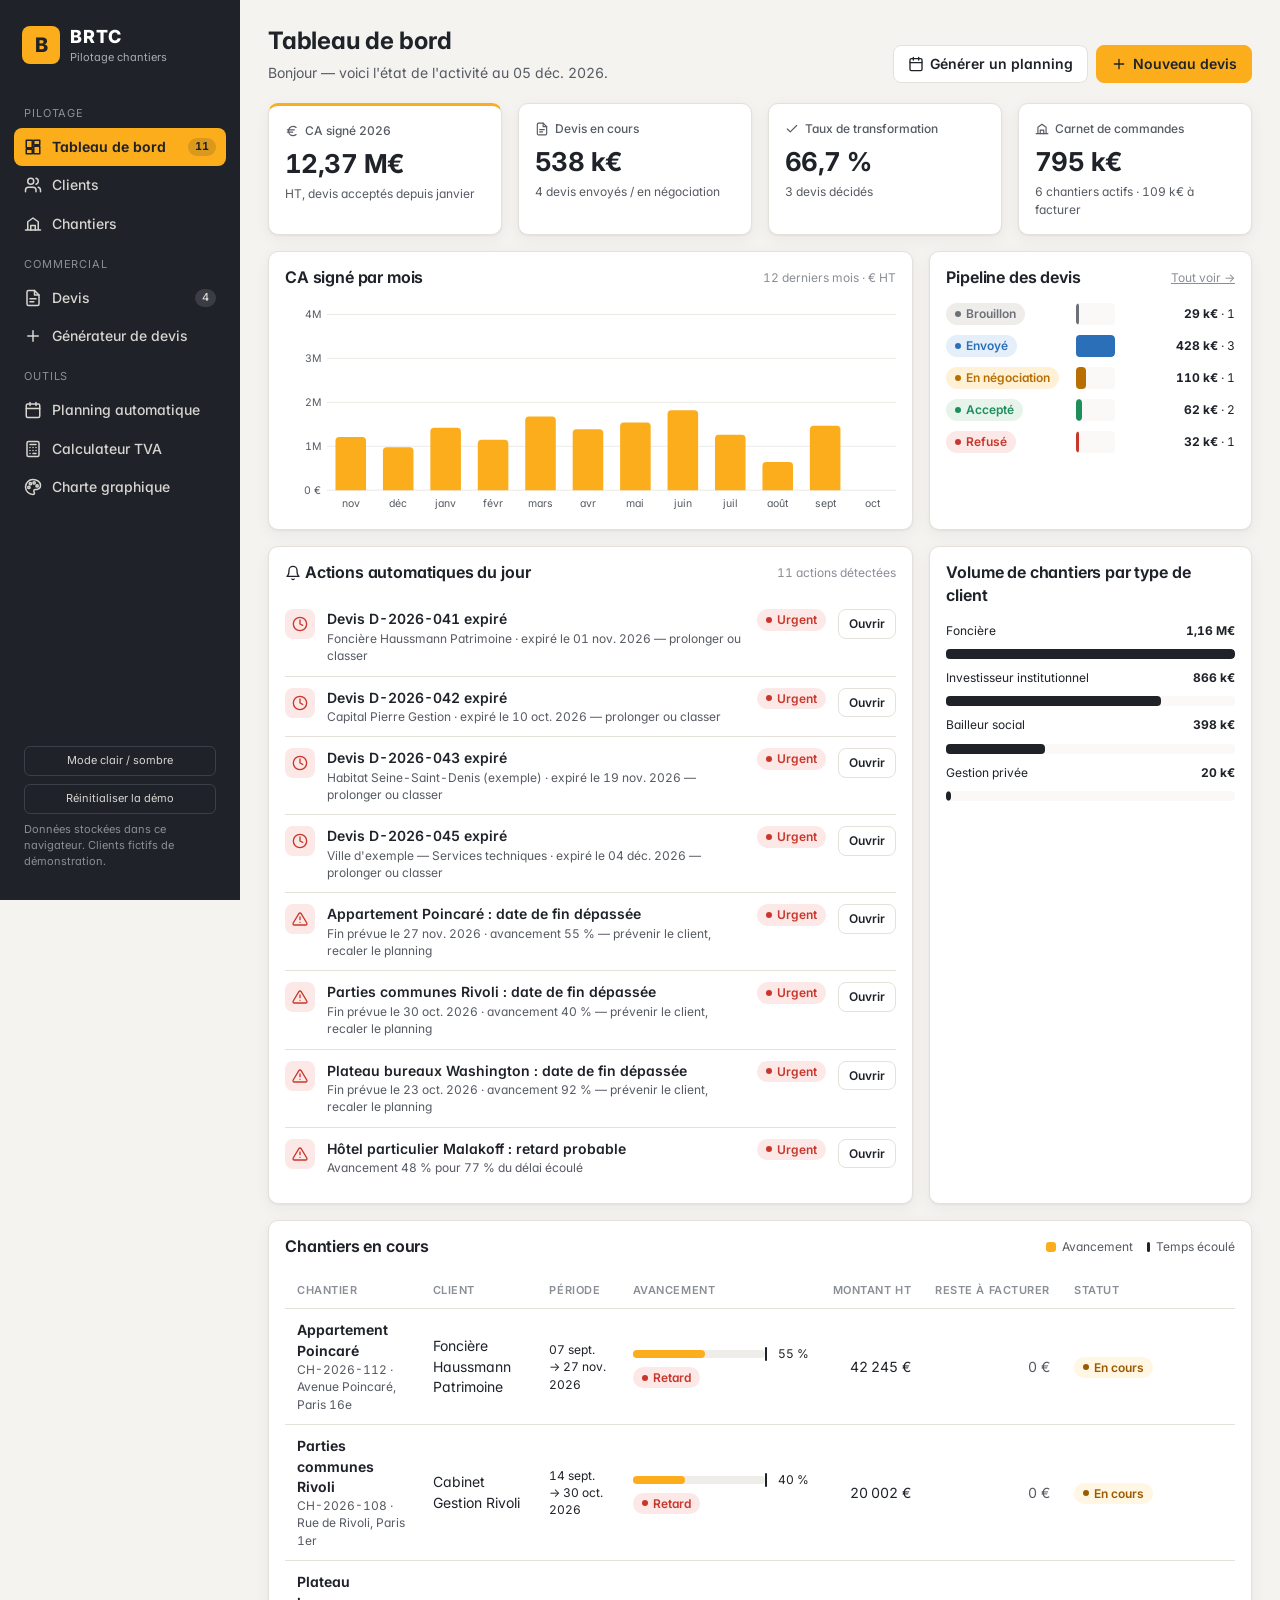
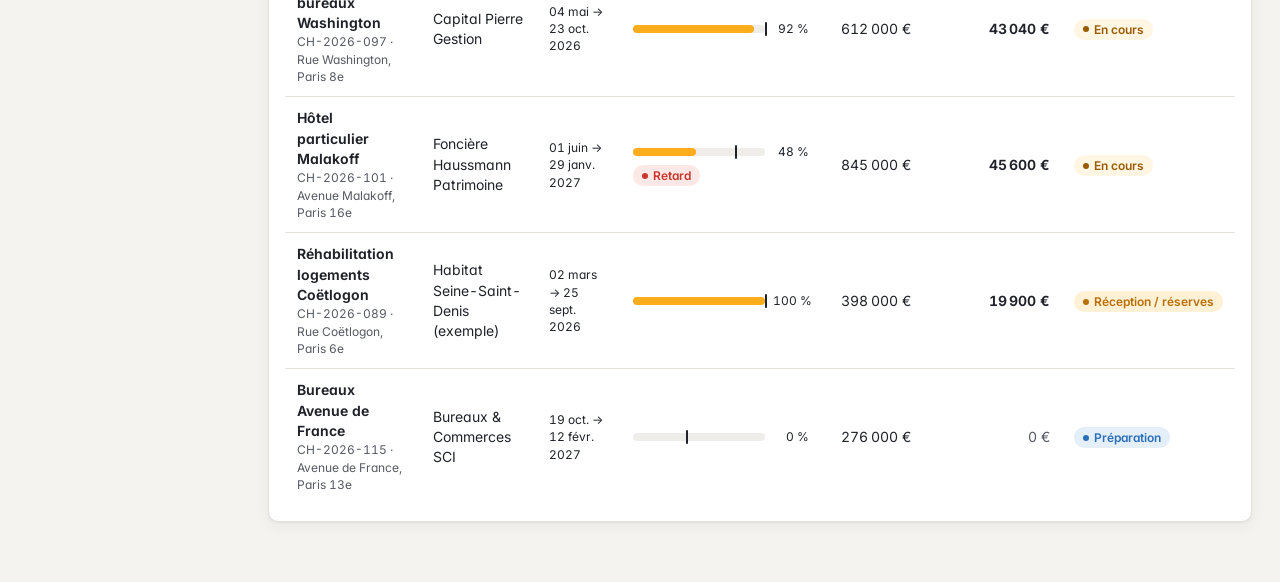
<file: dashboard/index.html>
<!doctype html>
<html lang="fr">
<head>
  <meta charset="utf-8">
  <meta name="viewport" content="width=device-width, initial-scale=1">
  <title>BRTC — Pilotage</title>
  <link rel="preconnect" href="https://fonts.googleapis.com">
  <link href="https://fonts.googleapis.com/css2?family=Inter:wght@400;500;600;700;800&display=swap" rel="stylesheet">
  <link rel="stylesheet" href="css/app.css">
  <script>try { const t = localStorage.getItem("brtc-theme"); if (t) document.documentElement.dataset.theme = t; } catch {}</script>
</head>
<body>
  <div class="layout">
    <aside class="sidebar">
      <a class="brand" href="#/"><span class="brand-mark">B</span><span><div class="brand-name">BRTC</div><div class="brand-sub">Pilotage chantiers</div></span></a>
      <nav class="nav" id="nav"></nav>
      <div class="sidebar-foot">
        <button id="theme">Mode clair / sombre</button>
        <button id="reset">Réinitialiser la démo</button>
        <span>Données stockées dans ce navigateur. Clients fictifs de démonstration.</span>
      </div>
    </aside>
    <main class="main" id="main"></main>
  </div>
  <div class="tooltip" id="tooltip"></div>
  <script src="js/data.js"></script>
  <script src="js/utils.js"></script>
  <script src="js/store.js"></script>
  <script src="js/app.js"></script>
</body>
</html>
</file>
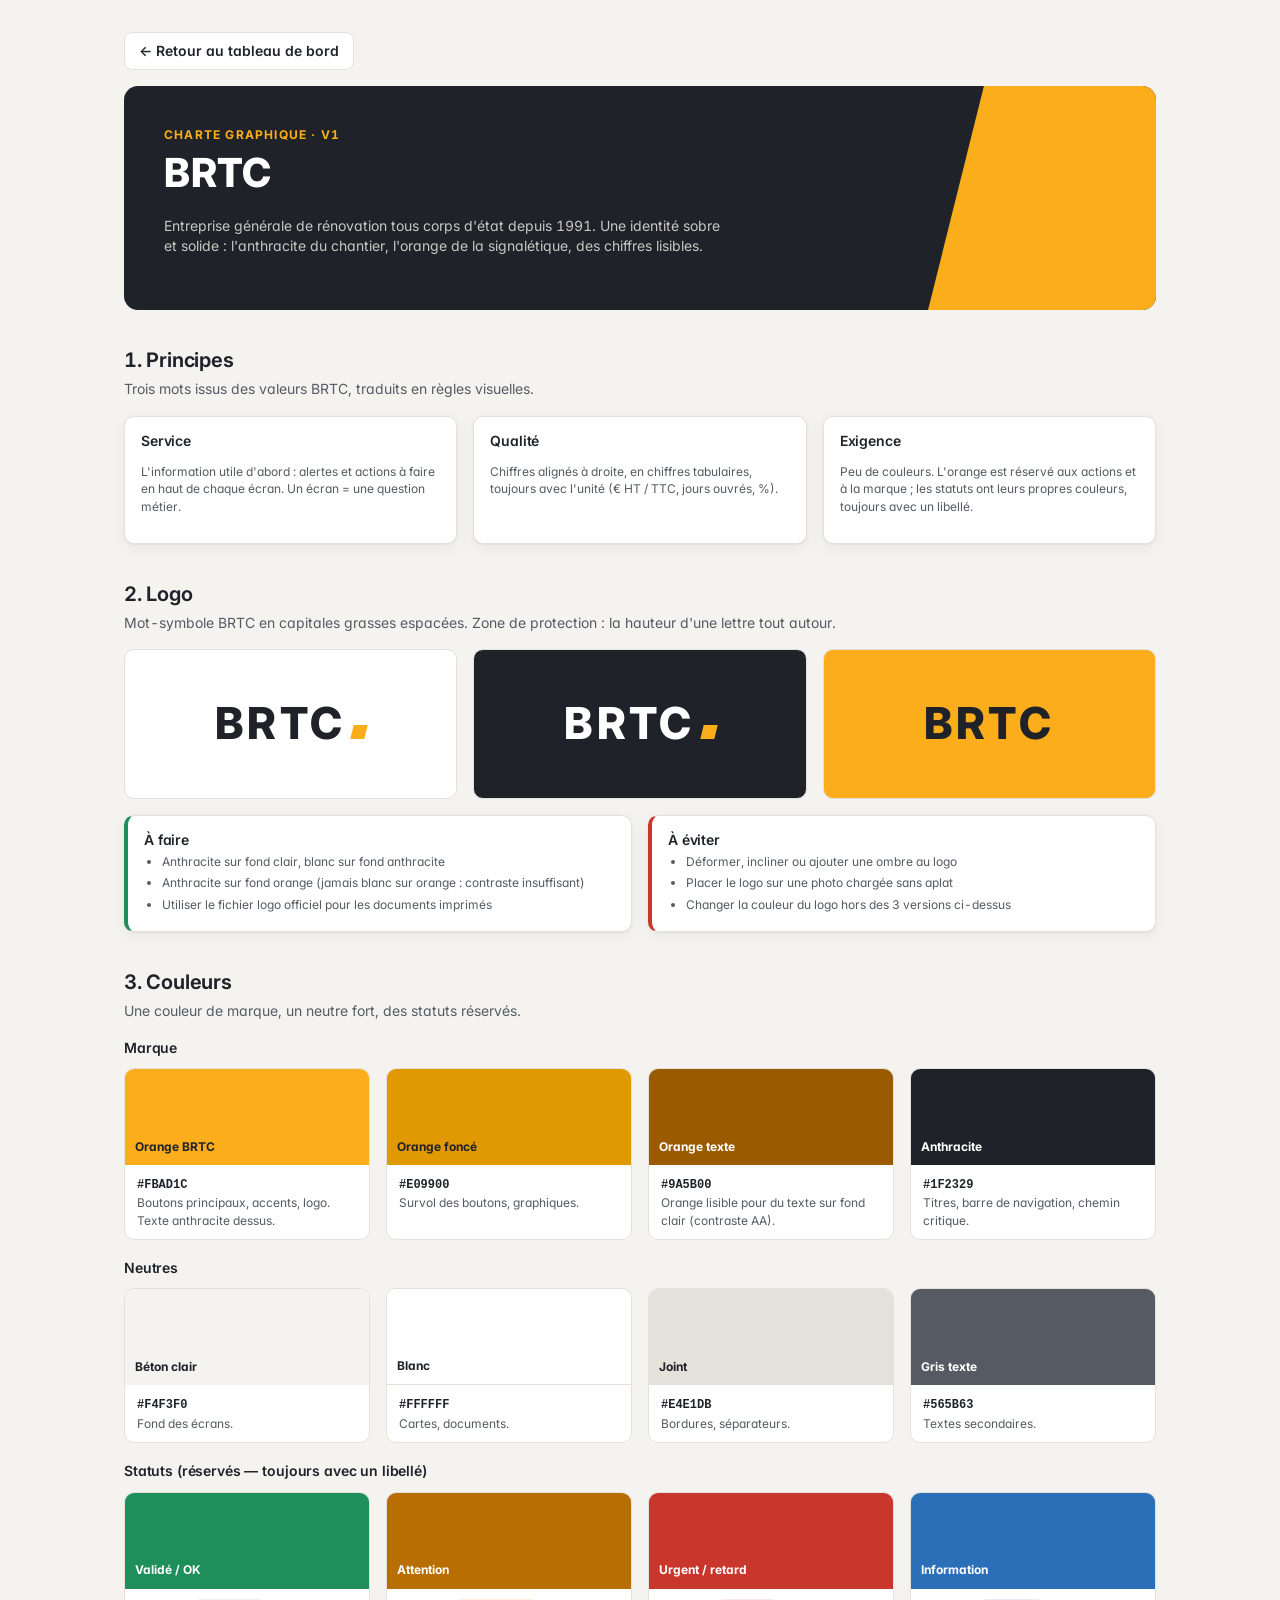
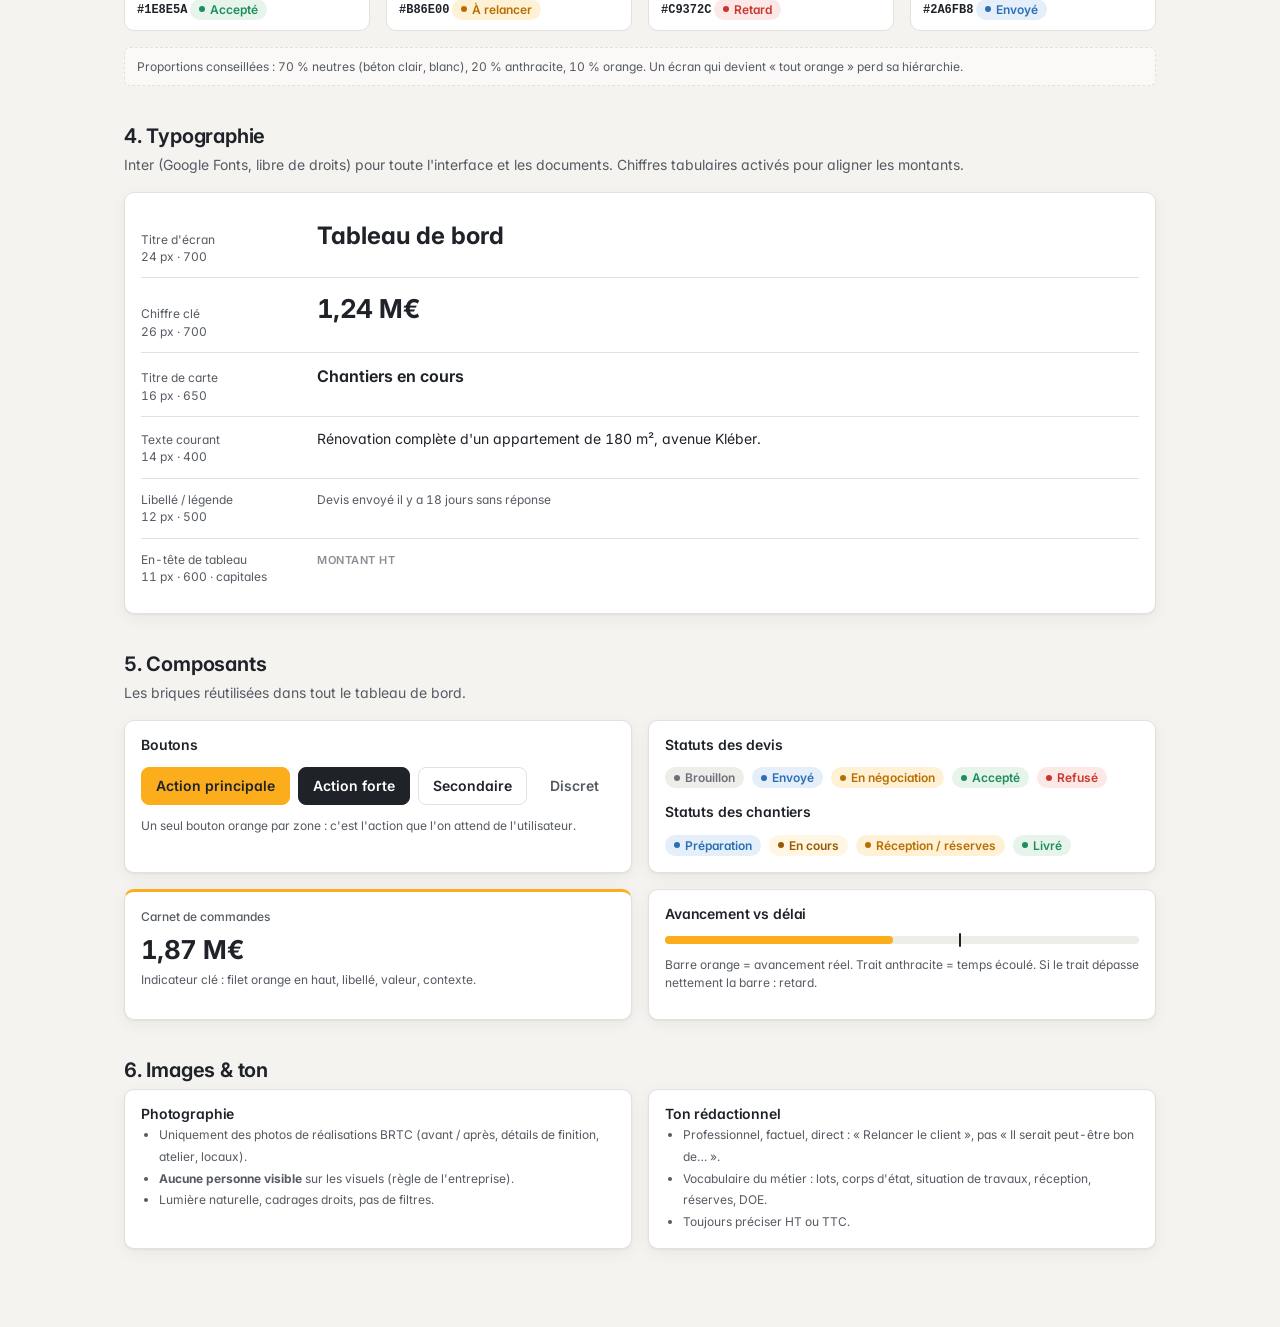
<file: dashboard/charte.html>
<!doctype html>
<html lang="fr">
<head>
  <meta charset="utf-8">
  <meta name="viewport" content="width=device-width, initial-scale=1">
  <title>Charte graphique BRTC</title>
  <link rel="preconnect" href="https://fonts.googleapis.com">
  <link href="https://fonts.googleapis.com/css2?family=Inter:wght@400;500;600;700;800&display=swap" rel="stylesheet">
  <link rel="stylesheet" href="css/app.css">
  <script>try { const t = localStorage.getItem("brtc-theme"); if (t) document.documentElement.dataset.theme = t; } catch {}</script>
  <style>
    .wrap { max-width: 1080px; margin: 0 auto; padding: 32px 24px 80px; }
    .hero { background: var(--brtc-anthracite); color: #fff; border-radius: 14px; padding: 40px; position: relative; overflow: hidden; }
    .hero::after { content: ""; position: absolute; right: -60px; top: 0; bottom: 0; width: 260px; background: var(--brtc-orange); transform: skewX(-14deg); }
    .hero h1 { font-size: 40px; font-weight: 800; letter-spacing: .02em; position: relative; z-index: 1; }
    .hero p { color: #C9C7C2; max-width: 560px; position: relative; z-index: 1; }
    section { margin-top: 36px; }
    section > h2 { font-size: 20px; margin-bottom: 4px; }
    section > .lead { color: var(--text-2); margin: 0 0 16px; }
    .sw { border-radius: var(--radius); overflow: hidden; border: 1px solid var(--border); background: var(--surface); }
    .sw .c { height: 96px; display: flex; align-items: flex-end; padding: 10px; font-weight: 700; font-size: 12px; }
    .sw .m { padding: 10px 12px; font-size: 12px; }
    .sw .m code { font-size: 12px; font-weight: 700; }
    .type-row { display: grid; grid-template-columns: 160px 1fr; gap: 16px; align-items: baseline; padding: 12px 0; border-bottom: 1px solid var(--border); }
    .type-row .spec { font-size: 12px; color: var(--text-2); }
    .logo-box { height: 150px; border-radius: var(--radius); display: grid; place-items: center; border: 1px solid var(--border); }
    .logo-word { font-size: 44px; font-weight: 800; letter-spacing: .1em; }
    .logo-word span { display: inline-block; width: 14px; height: 14px; background: var(--brtc-orange); margin-left: 6px; transform: skewX(-14deg); }
    .do { border-left: 4px solid var(--ok); } .dont { border-left: 4px solid var(--crit); }
    ul.rules { margin: 0; padding-left: 18px; line-height: 1.8; }
    .back { display: inline-flex; margin-bottom: 16px; }
  </style>
</head>
<body>
<div class="wrap">
  <a class="btn back" href="index.html">← Retour au tableau de bord</a>
  <div class="hero">
    <div class="small" style="color:var(--brtc-orange);font-weight:700;letter-spacing:.1em;position:relative;z-index:1">CHARTE GRAPHIQUE · V1</div>
    <h1>BRTC</h1>
    <p>Entreprise générale de rénovation tous corps d'état depuis 1991. Une identité sobre et solide : l'anthracite du chantier, l'orange de la signalétique, des chiffres lisibles.</p>
  </div>

  <section>
    <h2>1. Principes</h2>
    <p class="lead">Trois mots issus des valeurs BRTC, traduits en règles visuelles.</p>
    <div class="grid g-3">
      <div class="card card-b"><h3>Service</h3><p class="muted small">L'information utile d'abord : alertes et actions à faire en haut de chaque écran. Un écran = une question métier.</p></div>
      <div class="card card-b"><h3>Qualité</h3><p class="muted small">Chiffres alignés à droite, en chiffres tabulaires, toujours avec l'unité (€ HT / TTC, jours ouvrés, %).</p></div>
      <div class="card card-b"><h3>Exigence</h3><p class="muted small">Peu de couleurs. L'orange est réservé aux actions et à la marque ; les statuts ont leurs propres couleurs, toujours avec un libellé.</p></div>
    </div>
  </section>

  <section>
    <h2>2. Logo</h2>
    <p class="lead">Mot-symbole BRTC en capitales grasses espacées. Zone de protection : la hauteur d'une lettre tout autour.</p>
    <div class="grid g-3">
      <div class="logo-box" style="background:#fff"><div class="logo-word" style="color:#1F2329">BRTC<span></span></div></div>
      <div class="logo-box" style="background:#1F2329"><div class="logo-word" style="color:#fff">BRTC<span></span></div></div>
      <div class="logo-box" style="background:#FBAD1C"><div class="logo-word" style="color:#1F2329">BRTC</div></div>
    </div>
    <div class="grid g-2 mt">
      <div class="card card-b do"><h3>À faire</h3><ul class="rules small muted"><li>Anthracite sur fond clair, blanc sur fond anthracite</li><li>Anthracite sur fond orange (jamais blanc sur orange : contraste insuffisant)</li><li>Utiliser le fichier logo officiel pour les documents imprimés</li></ul></div>
      <div class="card card-b dont"><h3>À éviter</h3><ul class="rules small muted"><li>Déformer, incliner ou ajouter une ombre au logo</li><li>Placer le logo sur une photo chargée sans aplat</li><li>Changer la couleur du logo hors des 3 versions ci-dessus</li></ul></div>
    </div>
  </section>

  <section>
    <h2>3. Couleurs</h2>
    <p class="lead">Une couleur de marque, un neutre fort, des statuts réservés.</p>
    <h3 style="margin-bottom:10px">Marque</h3>
    <div class="grid g-4">
      <div class="sw"><div class="c" style="background:#FBAD1C;color:#1F2329">Orange BRTC</div><div class="m"><code>#FBAD1C</code><br><span class="muted">Boutons principaux, accents, logo. Texte anthracite dessus.</span></div></div>
      <div class="sw"><div class="c" style="background:#E09900;color:#1F2329">Orange foncé</div><div class="m"><code>#E09900</code><br><span class="muted">Survol des boutons, graphiques.</span></div></div>
      <div class="sw"><div class="c" style="background:#9A5B00;color:#fff">Orange texte</div><div class="m"><code>#9A5B00</code><br><span class="muted">Orange lisible pour du texte sur fond clair (contraste AA).</span></div></div>
      <div class="sw"><div class="c" style="background:#1F2329;color:#fff">Anthracite</div><div class="m"><code>#1F2329</code><br><span class="muted">Titres, barre de navigation, chemin critique.</span></div></div>
    </div>
    <h3 style="margin:18px 0 10px">Neutres</h3>
    <div class="grid g-4">
      <div class="sw"><div class="c" style="background:#F4F3F0;color:#1F2329">Béton clair</div><div class="m"><code>#F4F3F0</code><br><span class="muted">Fond des écrans.</span></div></div>
      <div class="sw"><div class="c" style="background:#FFFFFF;color:#1F2329;border-bottom:1px solid #E4E1DB">Blanc</div><div class="m"><code>#FFFFFF</code><br><span class="muted">Cartes, documents.</span></div></div>
      <div class="sw"><div class="c" style="background:#E4E1DB;color:#1F2329">Joint</div><div class="m"><code>#E4E1DB</code><br><span class="muted">Bordures, séparateurs.</span></div></div>
      <div class="sw"><div class="c" style="background:#565B63;color:#fff">Gris texte</div><div class="m"><code>#565B63</code><br><span class="muted">Textes secondaires.</span></div></div>
    </div>
    <h3 style="margin:18px 0 10px">Statuts (réservés — toujours avec un libellé)</h3>
    <div class="grid g-4">
      <div class="sw"><div class="c" style="background:#1E8E5A;color:#fff">Validé / OK</div><div class="m"><code>#1E8E5A</code> <span class="badge b-ok">Accepté</span></div></div>
      <div class="sw"><div class="c" style="background:#B86E00;color:#fff">Attention</div><div class="m"><code>#B86E00</code> <span class="badge b-warn">À relancer</span></div></div>
      <div class="sw"><div class="c" style="background:#C9372C;color:#fff">Urgent / retard</div><div class="m"><code>#C9372C</code> <span class="badge b-crit">Retard</span></div></div>
      <div class="sw"><div class="c" style="background:#2A6FB8;color:#fff">Information</div><div class="m"><code>#2A6FB8</code> <span class="badge b-info">Envoyé</span></div></div>
    </div>
    <p class="note mt">Proportions conseillées : 70 % neutres (béton clair, blanc), 20 % anthracite, 10 % orange. Un écran qui devient « tout orange » perd sa hiérarchie.</p>
  </section>

  <section>
    <h2>4. Typographie</h2>
    <p class="lead">Inter (Google Fonts, libre de droits) pour toute l'interface et les documents. Chiffres tabulaires activés pour aligner les montants.</p>
    <div class="card card-b">
      <div class="type-row"><div class="spec">Titre d'écran<br>24 px · 700</div><div style="font-size:24px;font-weight:700">Tableau de bord</div></div>
      <div class="type-row"><div class="spec">Chiffre clé<br>26 px · 700</div><div style="font-size:26px;font-weight:700;letter-spacing:-.02em">1,24 M€</div></div>
      <div class="type-row"><div class="spec">Titre de carte<br>16 px · 650</div><div style="font-size:16px;font-weight:650">Chantiers en cours</div></div>
      <div class="type-row"><div class="spec">Texte courant<br>14 px · 400</div><div>Rénovation complète d'un appartement de 180 m², avenue Kléber.</div></div>
      <div class="type-row"><div class="spec">Libellé / légende<br>12 px · 500</div><div class="small muted">Devis envoyé il y a 18 jours sans réponse</div></div>
      <div class="type-row" style="border:0"><div class="spec">En-tête de tableau<br>11 px · 600 · capitales</div><div style="font-size:11px;font-weight:600;text-transform:uppercase;letter-spacing:.05em;color:var(--text-3)">Montant HT</div></div>
    </div>
  </section>

  <section>
    <h2>5. Composants</h2>
    <p class="lead">Les briques réutilisées dans tout le tableau de bord.</p>
    <div class="grid g-2">
      <div class="card card-b"><h3 style="margin-bottom:12px">Boutons</h3><div class="actions">
        <button class="btn primary">Action principale</button><button class="btn dark">Action forte</button><button class="btn">Secondaire</button><button class="btn ghost">Discret</button></div>
        <p class="small muted">Un seul bouton orange par zone : c'est l'action que l'on attend de l'utilisateur.</p></div>
      <div class="card card-b"><h3 style="margin-bottom:12px">Statuts des devis</h3><div class="actions">
        <span class="badge b-neutral">Brouillon</span><span class="badge b-info">Envoyé</span><span class="badge b-warn">En négociation</span><span class="badge b-ok">Accepté</span><span class="badge b-crit">Refusé</span></div>
        <h3 style="margin:14px 0 12px">Statuts des chantiers</h3><div class="actions">
        <span class="badge b-info">Préparation</span><span class="badge b-brand">En cours</span><span class="badge b-warn">Réception / réserves</span><span class="badge b-ok">Livré</span></div></div>
      <div class="card kpi accent"><div class="label">Carnet de commandes</div><div class="value">1,87 M€</div><div class="delta">Indicateur clé : filet orange en haut, libellé, valeur, contexte.</div></div>
      <div class="card card-b"><h3 style="margin-bottom:12px">Avancement vs délai</h3>
        <div class="progress"><span style="width:48%"></span><i style="left:62%"></i></div>
        <p class="small muted">Barre orange = avancement réel. Trait anthracite = temps écoulé. Si le trait dépasse nettement la barre : retard.</p></div>
    </div>
  </section>

  <section>
    <h2>6. Images & ton</h2>
    <div class="grid g-2">
      <div class="card card-b"><h3>Photographie</h3><ul class="rules small muted">
        <li>Uniquement des photos de réalisations BRTC (avant / après, détails de finition, atelier, locaux).</li>
        <li><b>Aucune personne visible</b> sur les visuels (règle de l'entreprise).</li>
        <li>Lumière naturelle, cadrages droits, pas de filtres.</li></ul></div>
      <div class="card card-b"><h3>Ton rédactionnel</h3><ul class="rules small muted">
        <li>Professionnel, factuel, direct : « Relancer le client », pas « Il serait peut-être bon de… ».</li>
        <li>Vocabulaire du métier : lots, corps d'état, situation de travaux, réception, réserves, DOE.</li>
        <li>Toujours préciser HT ou TTC.</li></ul></div>
    </div>
  </section>
</div>
</body>
</html>
</file>
<file: dashboard/css/app.css>
/* =========================================================
   BRTC — Charte graphique & styles du tableau de bord
   Toutes les couleurs passent par des tokens (voir charte.html)
   ========================================================= */

:root {
  color-scheme: light;
  /* Marque */
  --brtc-orange: #FBAD1C;        /* orange BRTC (logo) — fonds, boutons, accents */
  --brtc-orange-600: #E09900;    /* survol des boutons */
  --brtc-orange-ink: #9A5B00;    /* orange lisible pour du texte sur fond clair */
  --brtc-orange-50: #FFF6E3;     /* fond d'accent léger */
  --brtc-anthracite: #1F2329;    /* anthracite — barre latérale, titres */
  --brtc-anthracite-2: #2B3038;

  /* Surfaces & textes */
  --bg: #F4F3F0;                 /* fond général « béton clair » */
  --surface: #FFFFFF;
  --surface-2: #FAF9F7;
  --border: #E4E1DB;
  --text: #1F2329;
  --text-2: #565B63;
  --text-3: #8A8F96;

  /* Statuts — réservés, toujours accompagnés d'un libellé */
  --ok: #1E8E5A;      --ok-bg: #E6F4EC;
  --warn: #B86E00;    --warn-bg: #FFF1D6;
  --crit: #C9372C;    --crit-bg: #FCE8E6;
  --info: #2A6FB8;    --info-bg: #E5EFF9;
  --neutral: #6B7079; --neutral-bg: #EEEDEA;

  /* Données */
  --series-1: #FBAD1C;
  --series-2: #1F2329;
  --grid: #ECE9E3;

  --radius: 10px;
  --radius-sm: 6px;
  --shadow: 0 1px 2px rgba(31,35,41,.06), 0 4px 16px rgba(31,35,41,.05);
  --font: "Inter", "Karla", system-ui, -apple-system, "Segoe UI", Roboto, sans-serif;
}

@media (prefers-color-scheme: dark) {
  :root:not([data-theme="light"]) {
    color-scheme: dark;
    --bg: #14171B; --surface: #1C2026; --surface-2: #22272E; --border: #2F353D;
    --text: #F1EFEA; --text-2: #B9BCC2; --text-3: #8A8F96;
    --brtc-orange-ink: #FBC04F; --brtc-orange-50: #3A2C10;
    --ok: #4CC38A; --ok-bg: #173327; --warn: #F2B444; --warn-bg: #3A2C10;
    --crit: #F07A70; --crit-bg: #3D1C1A; --info: #6CA8EC; --info-bg: #182A40;
    --neutral: #A3A8AF; --neutral-bg: #2A2F36;
    --series-2: #D9D6CF; --grid: #2A3037;
    --shadow: 0 1px 2px rgba(0,0,0,.3);
  }
}
:root[data-theme="dark"] {
  color-scheme: dark;
  --bg: #14171B; --surface: #1C2026; --surface-2: #22272E; --border: #2F353D;
  --text: #F1EFEA; --text-2: #B9BCC2; --text-3: #8A8F96;
  --brtc-orange-ink: #FBC04F; --brtc-orange-50: #3A2C10;
  --ok: #4CC38A; --ok-bg: #173327; --warn: #F2B444; --warn-bg: #3A2C10;
  --crit: #F07A70; --crit-bg: #3D1C1A; --info: #6CA8EC; --info-bg: #182A40;
  --neutral: #A3A8AF; --neutral-bg: #2A2F36;
  --series-2: #D9D6CF; --grid: #2A3037;
  --shadow: 0 1px 2px rgba(0,0,0,.3);
}

* { box-sizing: border-box; }
html, body { margin: 0; }
body {
  font-family: var(--font); font-size: 14px; line-height: 1.45;
  background: var(--bg); color: var(--text);
  font-feature-settings: "tnum" 1, "cv11" 1;
}
a { color: inherit; }
h1, h2, h3 { margin: 0; letter-spacing: -0.01em; }
h1 { font-size: 24px; font-weight: 700; }
h2 { font-size: 16px; font-weight: 650; }
h3 { font-size: 14px; font-weight: 600; }

/* ---------- Mise en page ---------- */
.layout { display: grid; grid-template-columns: 240px 1fr; min-height: 100vh; }
.sidebar {
  background: var(--brtc-anthracite); color: #E9E7E2;
  padding: 20px 14px; position: sticky; top: 0; height: 100vh;
  display: flex; flex-direction: column; gap: 4px;
}
.brand { display: flex; align-items: center; gap: 10px; padding: 4px 8px 22px; text-decoration: none; }
.brand-mark {
  width: 38px; height: 38px; border-radius: 8px; background: var(--brtc-orange);
  color: #1F2329; display: grid; place-items: center; font-weight: 800; font-size: 20px;
}
.brand-name { font-weight: 800; font-size: 18px; letter-spacing: .06em; color: #fff; }
.brand-sub { font-size: 11px; color: #A9ACB1; }
.nav-section { font-size: 11px; text-transform: uppercase; letter-spacing: .08em; color: #8A8F96; padding: 14px 10px 6px; }
.nav a {
  display: flex; align-items: center; gap: 10px; padding: 9px 10px; border-radius: 8px;
  text-decoration: none; color: #D7D5D0; font-weight: 500;
}
@media (hover: hover) { .nav a:hover { background: var(--brtc-anthracite-2); color: #fff; } }
.nav a.active { background: var(--brtc-orange); color: #1F2329; font-weight: 650; }
.nav svg { width: 18px; height: 18px; flex: none; }
.nav .count { margin-left: auto; font-size: 11px; background: rgba(255,255,255,.12); padding: 1px 7px; border-radius: 10px; }
.nav a.active .count { background: rgba(31,35,41,.15); }
.sidebar-foot { margin-top: auto; font-size: 11px; color: #8A8F96; padding: 10px; display: flex; flex-direction: column; gap: 8px; }
.sidebar-foot button { background: transparent; border: 1px solid #3A4048; color: #D7D5D0; border-radius: 6px; padding: 6px 8px; cursor: pointer; font: inherit; }

.main { padding: 24px 28px 60px; min-width: 0; }
.topbar { display: flex; align-items: flex-end; justify-content: space-between; gap: 16px; margin-bottom: 20px; flex-wrap: wrap; }
.topbar .sub { color: var(--text-2); margin-top: 4px; }
.actions { display: flex; gap: 8px; flex-wrap: wrap; align-items: center; }

/* ---------- Composants ---------- */
.card { background: var(--surface); border: 1px solid var(--border); border-radius: var(--radius); box-shadow: var(--shadow); }
.card-h { display: flex; align-items: center; justify-content: space-between; padding: 14px 16px 0; gap: 10px; }
.card-b { padding: 14px 16px 16px; }
.card-h .hint { color: var(--text-3); font-size: 12px; }
.grid { display: grid; gap: 16px; }
.g-4 { grid-template-columns: repeat(4, minmax(0,1fr)); }
.g-3 { grid-template-columns: repeat(3, minmax(0,1fr)); }
.g-2 { grid-template-columns: repeat(2, minmax(0,1fr)); }
.g-21 { grid-template-columns: 2fr 1fr; }
.g-12 { grid-template-columns: 1fr 2fr; }
.mt { margin-top: 16px; }

.kpi { padding: 16px; }
.kpi .label { color: var(--text-2); font-size: 12px; font-weight: 500; display: flex; align-items: center; gap: 6px; }
.kpi .value { font-size: 26px; font-weight: 700; margin-top: 6px; letter-spacing: -0.02em; }
.kpi .delta { font-size: 12px; color: var(--text-2); margin-top: 2px; }
.kpi.accent { border-top: 3px solid var(--brtc-orange); }

.btn {
  display: inline-flex; align-items: center; gap: 6px; border-radius: 8px; padding: 8px 14px;
  font: inherit; font-weight: 600; cursor: pointer; border: 1px solid var(--border);
  background: var(--surface); color: var(--text); text-decoration: none; white-space: nowrap;
}
.btn:hover { border-color: var(--text-3); }
.btn.primary { background: var(--brtc-orange); border-color: var(--brtc-orange); color: #1F2329; }
.btn.primary:hover { background: var(--brtc-orange-600); border-color: var(--brtc-orange-600); }
.btn.dark { background: var(--brtc-anthracite); color: #fff; border-color: var(--brtc-anthracite); }
.btn.ghost { background: transparent; border-color: transparent; color: var(--text-2); }
.btn.sm { padding: 5px 10px; font-size: 12px; }
.btn.danger { color: var(--crit); }
.btn svg { width: 16px; height: 16px; }

.badge {
  display: inline-flex; align-items: center; gap: 5px; padding: 2px 9px; border-radius: 20px;
  font-size: 12px; font-weight: 600; white-space: nowrap;
}
.badge::before { content: ""; width: 6px; height: 6px; border-radius: 50%; background: currentColor; }
.b-ok { color: var(--ok); background: var(--ok-bg); }
.b-warn { color: var(--warn); background: var(--warn-bg); }
.b-crit { color: var(--crit); background: var(--crit-bg); }
.b-info { color: var(--info); background: var(--info-bg); }
.b-neutral { color: var(--neutral); background: var(--neutral-bg); }
.b-brand { color: var(--brtc-orange-ink); background: var(--brtc-orange-50); }
.tag { font-size: 11px; padding: 2px 7px; border-radius: 4px; background: var(--neutral-bg); color: var(--text-2); font-weight: 500; }

table.t { width: 100%; border-collapse: collapse; }
.t th { text-align: left; font-size: 11px; font-weight: 600; text-transform: uppercase; letter-spacing: .05em; color: var(--text-3); padding: 10px 12px; border-bottom: 1px solid var(--border); white-space: nowrap; }
.t td { padding: 11px 12px; border-bottom: 1px solid var(--border); vertical-align: middle; }
.t tr:last-child td { border-bottom: 0; }
.t tbody tr.link { cursor: pointer; }
.t tbody tr.link:hover td { background: var(--surface-2); }
.t .num, .num { text-align: right; font-variant-numeric: tabular-nums; white-space: nowrap; }
.t .muted, .muted { color: var(--text-2); }
.small { font-size: 12px; }
.strong { font-weight: 650; }
.table-wrap { overflow-x: auto; }

.field { display: flex; flex-direction: column; gap: 5px; }
.field > input, .field > select, .field > textarea { width: 100%; }
.field label { font-size: 12px; color: var(--text-2); font-weight: 500; }
input, select, textarea {
  font: inherit; color: var(--text); background: var(--surface); border: 1px solid var(--border);
  border-radius: var(--radius-sm); padding: 8px 10px; min-width: 0;
}
input:focus, select:focus, textarea:focus { outline: 2px solid var(--brtc-orange); outline-offset: -1px; border-color: transparent; }
input[type=number] { text-align: right; }
.form-grid { display: grid; gap: 12px; grid-template-columns: repeat(4, minmax(0,1fr)); }
.span-2 { grid-column: span 2; } .span-4 { grid-column: 1 / -1; }
.toolbar { display: flex; gap: 8px; align-items: center; flex-wrap: wrap; margin-bottom: 14px; }
.toolbar input[type=search] { min-width: 240px; }
.seg { display: inline-flex; background: var(--surface); border: 1px solid var(--border); border-radius: 8px; padding: 2px; }
.seg button { border: 0; background: transparent; padding: 6px 12px; border-radius: 6px; font: inherit; font-weight: 500; cursor: pointer; color: var(--text-2); }
.seg button.on { background: var(--brtc-anthracite); color: #fff; }

/* Alertes / automatisations */
.alert { display: flex; gap: 12px; align-items: flex-start; padding: 11px 0; border-bottom: 1px solid var(--border); }
.alert:last-child { border-bottom: 0; }
.alert .ico { width: 30px; height: 30px; border-radius: 8px; display: grid; place-items: center; flex: none; }
.alert .ico svg { width: 16px; height: 16px; }
.alert .txt { flex: 1; min-width: 0; }
.alert .txt .t1 { font-weight: 600; }
.alert .txt .t2 { color: var(--text-2); font-size: 12px; }

/* Barres de progression */
.progress { height: 8px; background: var(--neutral-bg); border-radius: 8px; position: relative; overflow: visible; }
.progress > span { position: absolute; left: 0; top: 0; bottom: 0; background: var(--brtc-orange); border-radius: 8px; }
.progress > i { position: absolute; top: -3px; bottom: -3px; width: 2px; background: var(--text); border-radius: 2px; }

/* Graphiques */
.chart { width: 100%; display: block; }
.chart text { fill: var(--text-2); font-size: 11px; font-family: var(--font); }
.chart .gridline { stroke: var(--grid); stroke-width: 1; }
.chart .bar { fill: var(--series-1); }
.chart .bar.prev { fill: var(--neutral-bg); }
.chart .hit { fill: transparent; cursor: default; }
.chart .hit:hover + .bar, .chart g.col:hover .bar { filter: brightness(.92); }
.tooltip {
  position: fixed; pointer-events: none; z-index: 50; background: var(--brtc-anthracite); color: #fff;
  padding: 8px 10px; border-radius: 8px; font-size: 12px; box-shadow: var(--shadow); display: none; max-width: 260px;
}
.tooltip b { color: var(--brtc-orange); }
.legend { display: flex; gap: 14px; font-size: 12px; color: var(--text-2); }
.legend span { display: inline-flex; align-items: center; gap: 6px; }
.legend i { width: 10px; height: 10px; border-radius: 3px; display: inline-block; }

/* Pipeline des devis */
.pipe { display: flex; flex-direction: column; gap: 10px; }
.pipe-row { display: grid; grid-template-columns: 120px 1fr 110px; gap: 10px; align-items: center; }
.pipe-row .bar-wrap { height: 22px; background: var(--surface-2); border-radius: 4px; overflow: hidden; }
.pipe-row .bar-in { height: 100%; border-radius: 0 4px 4px 0; }

/* Devis : éditeur */
.lot-block { border: 1px solid var(--border); border-radius: var(--radius-sm); margin-bottom: 12px; overflow: hidden; }
.lot-head { display: flex; justify-content: space-between; align-items: center; padding: 8px 12px; background: var(--surface-2); border-bottom: 1px solid var(--border); font-weight: 650; }
.lot-head .lot-code { display: inline-block; background: var(--brtc-anthracite); color: #fff; font-size: 11px; padding: 1px 6px; border-radius: 4px; margin-right: 8px; }
.lines td { padding: 6px 8px; }
.lines input, .lines select { width: 100%; padding: 6px 8px; }
.lines .c-qte { width: 90px; } .lines .c-u { width: 70px; } .lines .c-pu { width: 110px; } .lines .c-tva { width: 90px; } .lines .c-tot { width: 120px; } .lines .c-x { width: 36px; }
.totals { width: 100%; }
.totals td { padding: 6px 0; }
.totals tr.grand td { font-size: 18px; font-weight: 700; border-top: 2px solid var(--text); padding-top: 10px; }
.sticky { position: sticky; top: 16px; }
.note { font-size: 12px; color: var(--text-2); background: var(--surface-2); border: 1px dashed var(--border); padding: 10px 12px; border-radius: var(--radius-sm); }
.note.brand { background: var(--brtc-orange-50); border-color: var(--brtc-orange); color: var(--text); }

/* Gantt */
.gantt { overflow-x: auto; border: 1px solid var(--border); border-radius: var(--radius-sm); background: var(--surface); }
.gantt-grid { display: grid; position: relative; min-width: max-content; }
.g-label { position: sticky; left: 0; background: var(--surface); z-index: 2; padding: 0 12px; display: flex; align-items: center; gap: 8px; border-right: 1px solid var(--border); border-bottom: 1px solid var(--border); font-size: 13px; white-space: nowrap; }
.g-head:empty { border-left-color: transparent; }
.g-head { font-size: 11px; color: var(--text-3); border-bottom: 1px solid var(--border); padding: 6px 0 6px 4px; border-left: 1px solid var(--grid); white-space: nowrap; overflow: hidden; }
.g-row { position: relative; border-bottom: 1px solid var(--border); height: 38px; }
.g-bar { position: absolute; top: 8px; height: 22px; border-radius: 4px; background: var(--brtc-orange); color: #1F2329; font-size: 11px; font-weight: 600; display: flex; align-items: center; padding: 0 6px; white-space: nowrap; overflow: hidden; }
.g-bar.crit { background: var(--brtc-anthracite); color: #fff; }
.g-bar.ms { background: transparent; color: var(--text); overflow: visible; }
.g-bar.ms::before { content: ""; width: 14px; height: 14px; background: var(--crit); transform: rotate(45deg); margin-right: 8px; border-radius: 2px; }
.g-weekend { position: absolute; top: 0; bottom: 0; background: repeating-linear-gradient(135deg, transparent 0 4px, var(--grid) 4px 5px); }
.g-today { position: absolute; top: 0; bottom: 0; width: 2px; background: var(--crit); z-index: 1; }

/* Document devis (aperçu / impression) */
.doc { background: #fff; color: #1F2329; max-width: 860px; margin: 0 auto; padding: 40px 48px; border-radius: 4px; box-shadow: var(--shadow); font-size: 12.5px; }
.doc table { width: 100%; border-collapse: collapse; }
.doc th { background: #1F2329; color: #fff; font-size: 11px; text-align: left; padding: 6px 8px; }
.doc td { padding: 5px 8px; border-bottom: 1px solid #E4E1DB; }
.doc .lot-row td { background: #FFF6E3; font-weight: 700; }
.doc .head { display: flex; justify-content: space-between; border-bottom: 4px solid #FBAD1C; padding-bottom: 16px; margin-bottom: 20px; }
.doc .logo { font-size: 30px; font-weight: 800; letter-spacing: .08em; }
.doc .logo small { display: block; font-size: 11px; font-weight: 500; letter-spacing: 0; color: #565B63; }
.doc .parties { display: grid; grid-template-columns: 1fr 1fr; gap: 20px; margin-bottom: 20px; }
.doc .box { border: 1px solid #E4E1DB; padding: 10px 12px; border-radius: 4px; }
.doc .mentions { font-size: 10.5px; color: #565B63; margin-top: 24px; }
.doc .sign { display: grid; grid-template-columns: 1fr 1fr; gap: 20px; margin-top: 24px; }
.doc .sign div { border: 1px solid #E4E1DB; height: 90px; padding: 8px; font-size: 11px; color: #565B63; }

.empty { text-align: center; color: var(--text-3); padding: 40px; }
.modal-bg { position: fixed; inset: 0; background: rgba(20,23,27,.5); display: grid; place-items: center; z-index: 40; padding: 16px; }
.modal { background: var(--surface); border-radius: var(--radius); width: min(640px, 100%); max-height: 90vh; overflow: auto; box-shadow: var(--shadow); }
.modal .card-h { padding-bottom: 8px; }
.toast { position: fixed; bottom: 20px; right: 20px; background: var(--brtc-anthracite); color: #fff; padding: 10px 16px; border-radius: 8px; z-index: 60; box-shadow: var(--shadow); border-left: 4px solid var(--brtc-orange); }

@media (max-width: 1100px) {
  .g-4 { grid-template-columns: repeat(2, minmax(0,1fr)); }
  .g-21, .g-12, .g-3, .g-2 { grid-template-columns: 1fr; }
  .form-grid { grid-template-columns: repeat(2, minmax(0,1fr)); }
  .layout { grid-template-columns: 200px 1fr; }
  .sticky { position: static; }
}
@media (max-width: 760px) {
  .layout { grid-template-columns: 1fr; }
  .sidebar { position: static; height: auto; }
  .main { padding: 16px; }
  .g-4, .g-2 { grid-template-columns: 1fr; }
}

@media print {
  .sidebar, .topbar, .no-print, .toast { display: none !important; }
  .layout { display: block; }
  .main { padding: 0; }
  body { background: #fff; }
  .doc { box-shadow: none; padding: 0; max-width: none; }
}
</file>
